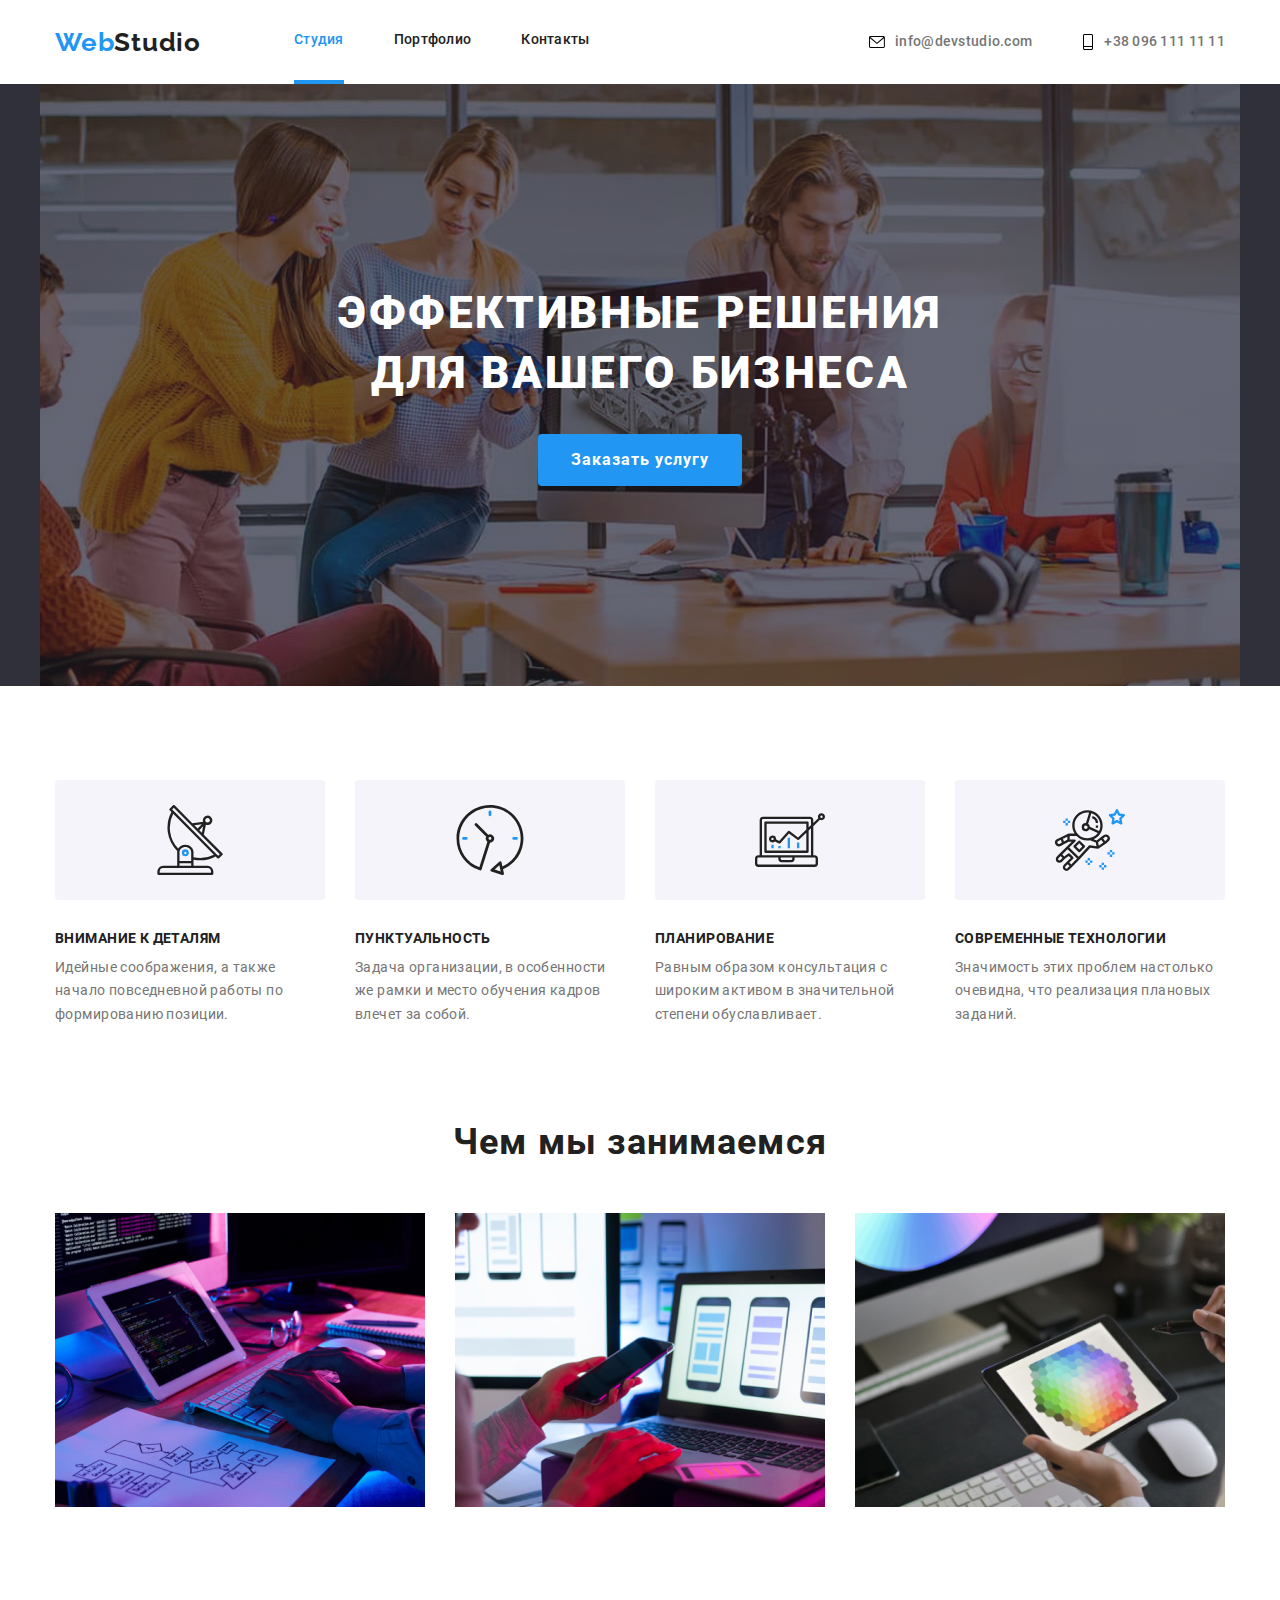
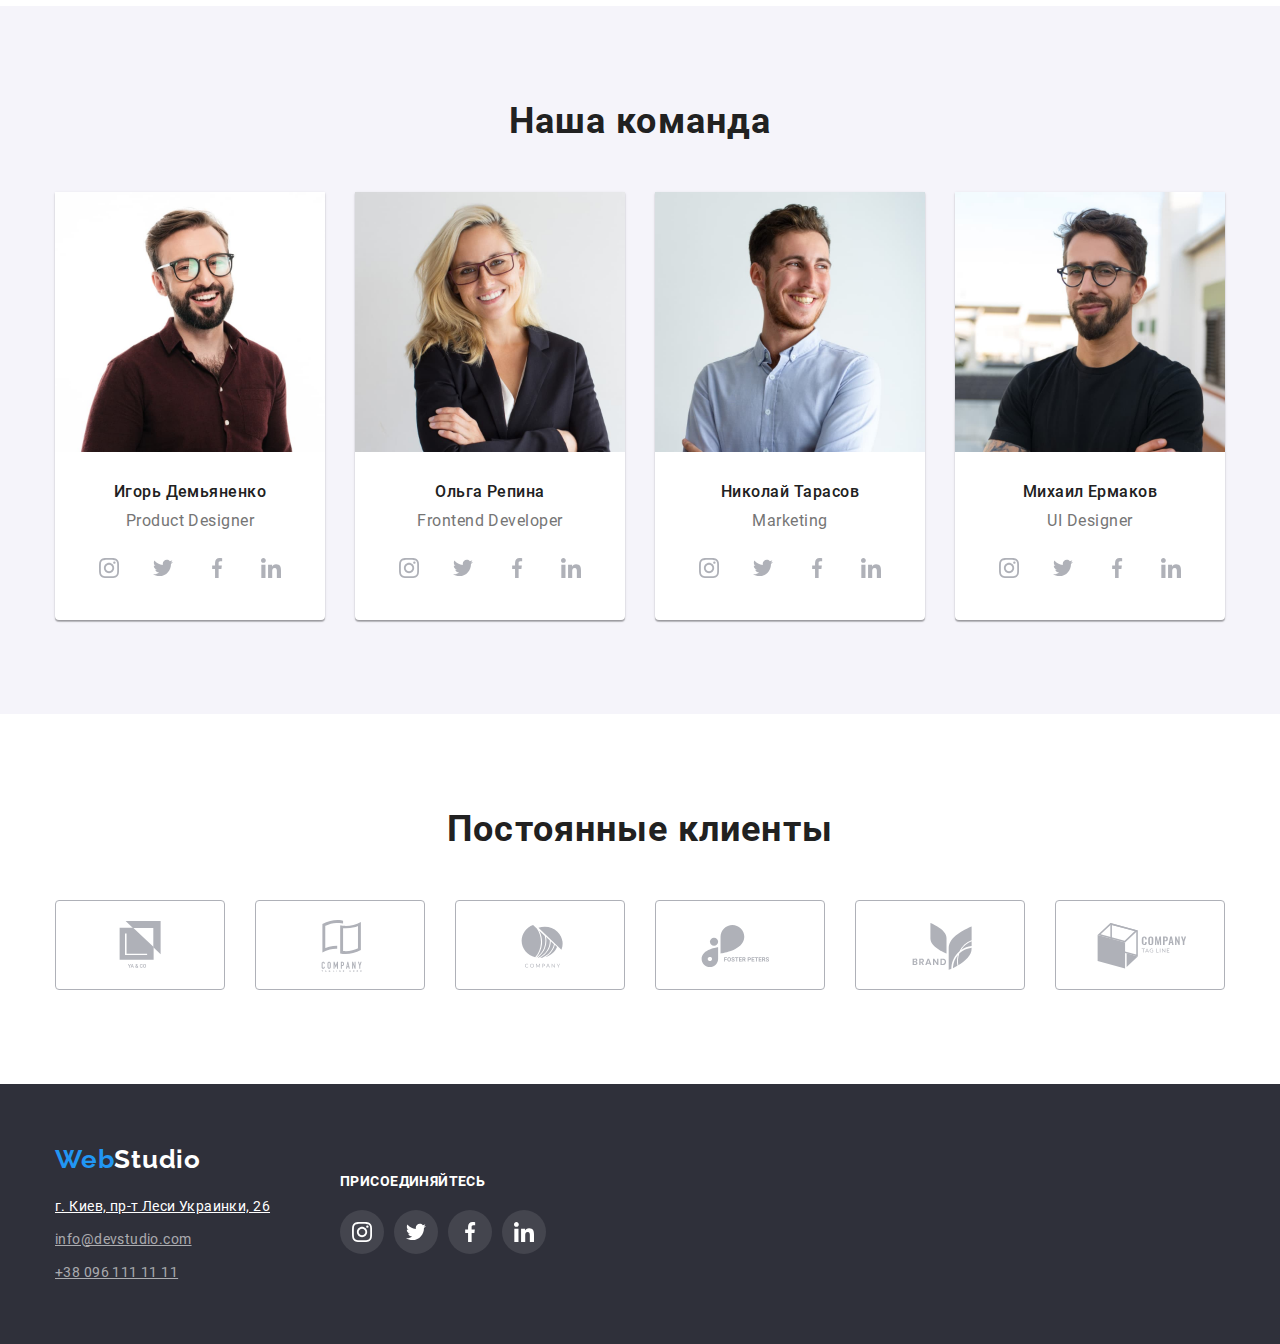
<file: index.html>
<!DOCTYPE html>
<html lang="ru">
  <head>
    <meta charset="UTF-8" />
    <meta name="viewport" content="width=device-width, initial-scale=1.0" />
    <title>WebStudio</title>
    <link href="https://fonts.googleapis.com/css2?family=Raleway:wght@700&display=swap" rel="stylesheet">
    <link rel="stylesheet" href="https://cdnjs.cloudflare.com/ajax/libs/modern-normalize/1.0.0/modern-normalize.min.css">
    <link rel="stylesheet" href="./css/common.css">
    <link rel="stylesheet" href="./css/style.css">
  </head>
  <body>
    <!-- Header -->
    <header class="page-header">
      <div class="container navigation">
        <nav class="nav-container">
          <a href="" class="logo">Web<span class="logo-header">Studio</span></a>
          <ul class="site-nav">
            <li><a href="" class="link current">Студия</a></li>
            <li><a href="./portfolio.html">Портфолио</a></li>
            <li><a href="">Контакты</a></li>
          </ul>
        </nav>
        <ul class="auth-nav">
          <li><a class="nav-link" href="mailto:info@devstudio.com"><svg class="nav-icon" width="16" height="12">
            <use href="./images/studio/sprite.svg#icon-envelope"></use>
          </svg>info@devstudio.com</a></li>
          <li><a class="nav-link" href="tel:+380961111111"><svg class="nav-icon" width="12" height="16">
            <use href="./images/studio/sprite.svg#icon-smartphone"></use>
          </svg>+38 096 111 11 11</a></li>
        </ul>
      </div>
    </header>

    <main>
      <!-- Hero -->
      
      <section class="Hero">
        <div class="hero-overlay">
          <div class="container hero-container">
            <h1 class="hero-title">Эффективные решения для вашего бизнеса</h1>
            <button type="button" class="hero-button">Заказать услугу</button>
          </div>
        </div>
      </section>
      
      <!-- Features -->
      <section class="features">
        <!-- h2 hidden -->
        <div class="container">
          <h2 hidden>Особенности</h2>
          <ul class="features-list">
            <li class="features-list-item">
              <h3>Внимание к деталям</h3>
              <p>
                Идейные соображения, а также начало повседневной работы по
                формированию позиции.
              </p>
            </li>
            <li class="features-list-item">
              <h3>Пунктуальность</h3>
              <p>
                Задача организации, в особенности же рамки и место обучения кадров
                влечет за собой.
              </p>
            </li>
            <li class="features-list-item">
              <h3>Планирование</h3>
              <p>
                Равным образом консультация с широким активом в значительной
                степени обуславливает.
              </p>
            </li>
            <li class="features-list-item">
              <h3>Современные технологии</h3>
              <p>
                Значимость этих проблем настолько очевидна, что реализация
                плановых заданий.
              </p>
            </li>
          </ul>
        </div>
      </section>
      <!-- What we do -->
      <section class="what-we-do">
        <div class="container">
          <h2 class="title-h2">Чем мы занимаемся</h2>
          <ul class="what-we-do-list">
            <li>
              <img src="./images/studio/box_1.jpg" alt="Box 1" width="370" />
            </li>
            <li>
              <img src="./images/studio/box_2.jpg" alt="Box 2" width="370" />
            </li>
            <li>
              <img src="./images/studio/box_3.jpg" alt="Box 3" width="370" />
            </li>            
          </ul>
        </div>
      </section>
      <!-- Our Team -->
      <section class="our-team">
        <div class="container">
          <h2 class="title-h2">Наша команда</h2>
          <ul class="our-team-list">
            <li class="our-team-item">
              <img class="our-team-img"
                src="./images/studio/yhor_demianenko.jpg"
                alt="Игорь Демьяненко"
                width="270"
              />
              <h3>Игорь Демьяненко</h3>
              <p>Product Designer</p>
              <ul class="team-socials-list">
                <li class="team-socials-item"><a class="team-sosials-link" href="https://www.instagram.com/" target="_blank"
                    rel="noreferrer noopener" aria-label="instagram"><svg class="team-sosials-icon">
                      <use href="./images/studio/sprite.svg#icon-instagram"></use>
                    </svg></a></li>
                <li class="team-socials-item"><a class="team-sosials-link" href="https://www.twitter.com/" target="_blank"
                    rel="noreferrer noopener" aria-label="twitter"><svg class="team-sosials-icon">
                      <use href="./images/studio/sprite.svg#icon-twitter"></use>
                    </svg></a></li>
                <li class="team-socials-item"><a class="team-sosials-link" href="https://www.facebook.com/" target="_blank"
                    rel="noreferrer noopener" aria-label="facebook"><svg class="team-sosials-icon">
                      <use href="./images/studio/sprite.svg#icon-facebook"></use>
                    </svg></a></li>
                <li class="team-socials-item"><a class="team-sosials-link" href="https://www.linkedin.com/" target="_blank"
                    rel="noreferrer noopener" aria-label="linkedin"><svg class="team-sosials-icon">
                      <use href="./images/studio/sprite.svg#icon-linkedin"></use>
                    </svg></a></li>
              </ul>
            </li>
            <li class="our-team-item">
              <img class="our-team-img"
                src="./images/studio/olha_repyna.jpg"
                alt="Ольга Репина"
                width="270"
              />
              <h3>Ольга Репина</h3>
              <p>Frontend Developer</p>
              <ul class="team-socials-list">
                <li class="team-socials-item"><a class="team-sosials-link" href="https://www.instagram.com/" target="_blank"
                    rel="noreferrer noopener" aria-label="instagram"><svg class="team-sosials-icon">
                      <use href="./images/studio/sprite.svg#icon-instagram"></use>
                    </svg></a></li>
                <li class="team-socials-item"><a class="team-sosials-link" href="https://www.twitter.com/" target="_blank"
                    rel="noreferrer noopener" aria-label="twitter"><svg class="team-sosials-icon">
                      <use href="./images/studio/sprite.svg#icon-twitter"></use>
                    </svg></a></li>
                <li class="team-socials-item"><a class="team-sosials-link" href="https://www.facebook.com/" target="_blank"
                    rel="noreferrer noopener" aria-label="facebook"><svg class="team-sosials-icon">
                      <use href="./images/studio/sprite.svg#icon-facebook"></use>
                    </svg></a></li>
                <li class="team-socials-item"><a class="team-sosials-link" href="https://www.linkedin.com/" target="_blank"
                    rel="noreferrer noopener" aria-label="linkedin"><svg class="team-sosials-icon">
                      <use href="./images/studio/sprite.svg#icon-linkedin"></use>
                    </svg></a></li>
              </ul>
            </li>
            <li class="our-team-item">
              <img class="our-team-img"
                src="./images/studio/nykolai_tarasov.jpg"
                alt="Николай Тарасов"
                width="270"
              />
              <h3>Николай Тарасов</h3>
              <p>Marketing</p>
              <ul class="team-socials-list">
                <li class="team-socials-item"><a class="team-sosials-link" href="https://www.instagram.com/" target="_blank"
                    rel="noreferrer noopener" aria-label="instagram"><svg class="team-sosials-icon">
                      <use href="./images/studio/sprite.svg#icon-instagram"></use>
                    </svg></a></li>
                <li class="team-socials-item"><a class="team-sosials-link" href="https://www.twitter.com/" target="_blank"
                    rel="noreferrer noopener" aria-label="twitter"><svg class="team-sosials-icon">
                      <use href="./images/studio/sprite.svg#icon-twitter"></use>
                    </svg></a></li>
                <li class="team-socials-item"><a class="team-sosials-link" href="https://www.facebook.com/" target="_blank"
                    rel="noreferrer noopener" aria-label="facebook"><svg class="team-sosials-icon">
                      <use href="./images/studio/sprite.svg#icon-facebook"></use>
                    </svg></a></li>
                <li class="team-socials-item"><a class="team-sosials-link" href="https://www.linkedin.com/" target="_blank"
                    rel="noreferrer noopener" aria-label="linkedin"><svg class="team-sosials-icon">
                      <use href="./images/studio/sprite.svg#icon-linkedin"></use>
                    </svg></a></li>
              </ul>
            </li>
            <li class="our-team-item">
              <img class="our-team-img"
                src="./images/studio/mykhayl_ermakov.jpg"
                alt="Михаил Ермаков"
                width="270"
              />
              <h3>Михаил Ермаков</h3>
              <p>UI Designer</p>
              <ul class="team-socials-list">
                <li class="team-socials-item"><a class="team-sosials-link" href="https://www.instagram.com/" target="_blank" rel="noreferrer noopener" aria-label="instagram"><svg class="team-sosials-icon"> <use href="./images/studio/sprite.svg#icon-instagram"></use> </svg></a></li>
                <li class="team-socials-item"><a class="team-sosials-link" href="https://www.twitter.com/" target="_blank" rel="noreferrer noopener" aria-label="twitter"><svg class="team-sosials-icon"> <use href="./images/studio/sprite.svg#icon-twitter"></use> </svg></a></li>
                <li class="team-socials-item"><a class="team-sosials-link" href="https://www.facebook.com/" target="_blank" rel="noreferrer noopener" aria-label="facebook"><svg class="team-sosials-icon"> <use href="./images/studio/sprite.svg#icon-facebook"></use> </svg></a></li>
                <li class="team-socials-item"><a class="team-sosials-link" href="https://www.linkedin.com/" target="_blank" rel="noreferrer noopener" aria-label="linkedin"><svg class="team-sosials-icon"> <use href="./images/studio/sprite.svg#icon-linkedin"></use> </svg></a></li>
              </ul>
            </li>
          </ul>
        </div>
      </section>

      <!-- Regular customers -->
      <section class="customers">
        <div class="container">
          <h2 class="title-h2">Постоянные клиенты</h2>
          <ul class="customers-list">
            <li class="customers-list-item">
              <a class="customers-list-link" href=""> 
                <svg class="customers-list-icon"> 
                  <use href="./images/studio/sprite.svg#icon-Client-1"></use> 
                </svg> 
              </a>
            </li>
            <li class="customers-list-item"><a class="customers-list-link" href=""> <svg class="customers-list-icon"> <use href="./images/studio/sprite.svg#icon-Client-2"></use> </svg> </a></li>
            <li class="customers-list-item"><a class="customers-list-link" href=""> <svg class="customers-list-icon"> <use href="./images/studio/sprite.svg#icon-Client-3"></use> </svg> </a></li>
            <li class="customers-list-item"><a class="customers-list-link" href=""> <svg class="customers-list-icon"> <use href="./images/studio/sprite.svg#icon-Client-4"></use> </svg> </a></li>
            <li class="customers-list-item"><a class="customers-list-link" href=""> <svg class="customers-list-icon"> <use href="./images/studio/sprite.svg#icon-Client-5"></use> </svg> </a></li>
            <li class="customers-list-item"><a class="customers-list-link" href=""> <svg class="customers-list-icon"> <use href="./images/studio/sprite.svg#icon-Client-6"></use> </svg> </a></li>
          </ul>
        </div>
      </section>
    </main>
    <!-- Footer -->
    <footer class="footer">
      <div class="container footer-container">
        <section class="footer-adress">
          <h3 hidden>Наши Контакты</h3>
          <a href="./index.html" class="logo-footer">Web<span class="logo-footer-part">Studio</span></a>
            <address>
              <a href="https://goo.gl/maps/EsFHMrBiEFBvNgybA" target="_blank" rel="noreferrer noopener" class="address">г. Киев,
              пр-т Леси Украинки, 26</a>
              <ul class="contacts">
                <li><a href="mailto:info@devstudio.com">info@devstudio.com</a></li>
                <li><a href="tel:+380961111111">+38 096 111 11 11</a></li>
            </ul>
            </address>
        </section>
        <section class="footer-sosials">
          <h3>присоединяйтесь</h3>
          <ul class="footer-sosials-list">
            <li class="footer-sosials-item">
              <a class="footer-sosials-link" href="https://www.instagram.com/" target="_blank" rel="noreferrer noopener" aria-label="instagram"> 
                <svg class="footer-sosials-icon" width="20" height="20"> 
                  <use href="./images/studio/sprite.svg#icon-instagram"></use> 
                </svg> 
              </a>
            </li>
            <li class="footer-sosials-item">
              <a class="footer-sosials-link" href="https://www.twitter.com/" target="_blank" rel="noreferrer noopener" aria-label="twitter"> 
                <svg class="footer-sosials-icon" width="20" height="20"> 
                  <use href="./images/studio/sprite.svg#icon-twitter"></use> 
                </svg> 
              </a>
            </li>
            <li class="footer-sosials-item">
              <a class="footer-sosials-link" href="https://www.facebook.com/" target="_blank" rel="noreferrer noopener" aria-label="facebook"> 
                <svg class="footer-sosials-icon" width="20" height="20"> 
                  <use href="./images/studio/sprite.svg#icon-facebook"></use> 
                </svg> 
              </a>
            </li>
            <li class="footer-sosials-item">
              <a class="footer-sosials-link" href="https://www.linkedin.com/" target="_blank" rel="noreferrer noopener" aria-label="linkedin"> 
                <svg class="footer-sosials-icon" width="20" height="20"> 
                  <use href="./images/studio/sprite.svg#icon-linkedin"></use> 
                </svg> 
              </a>
            </li>
          </ul>
        </section>
      </div>
    </footer>
  </body>
</html>
</file>
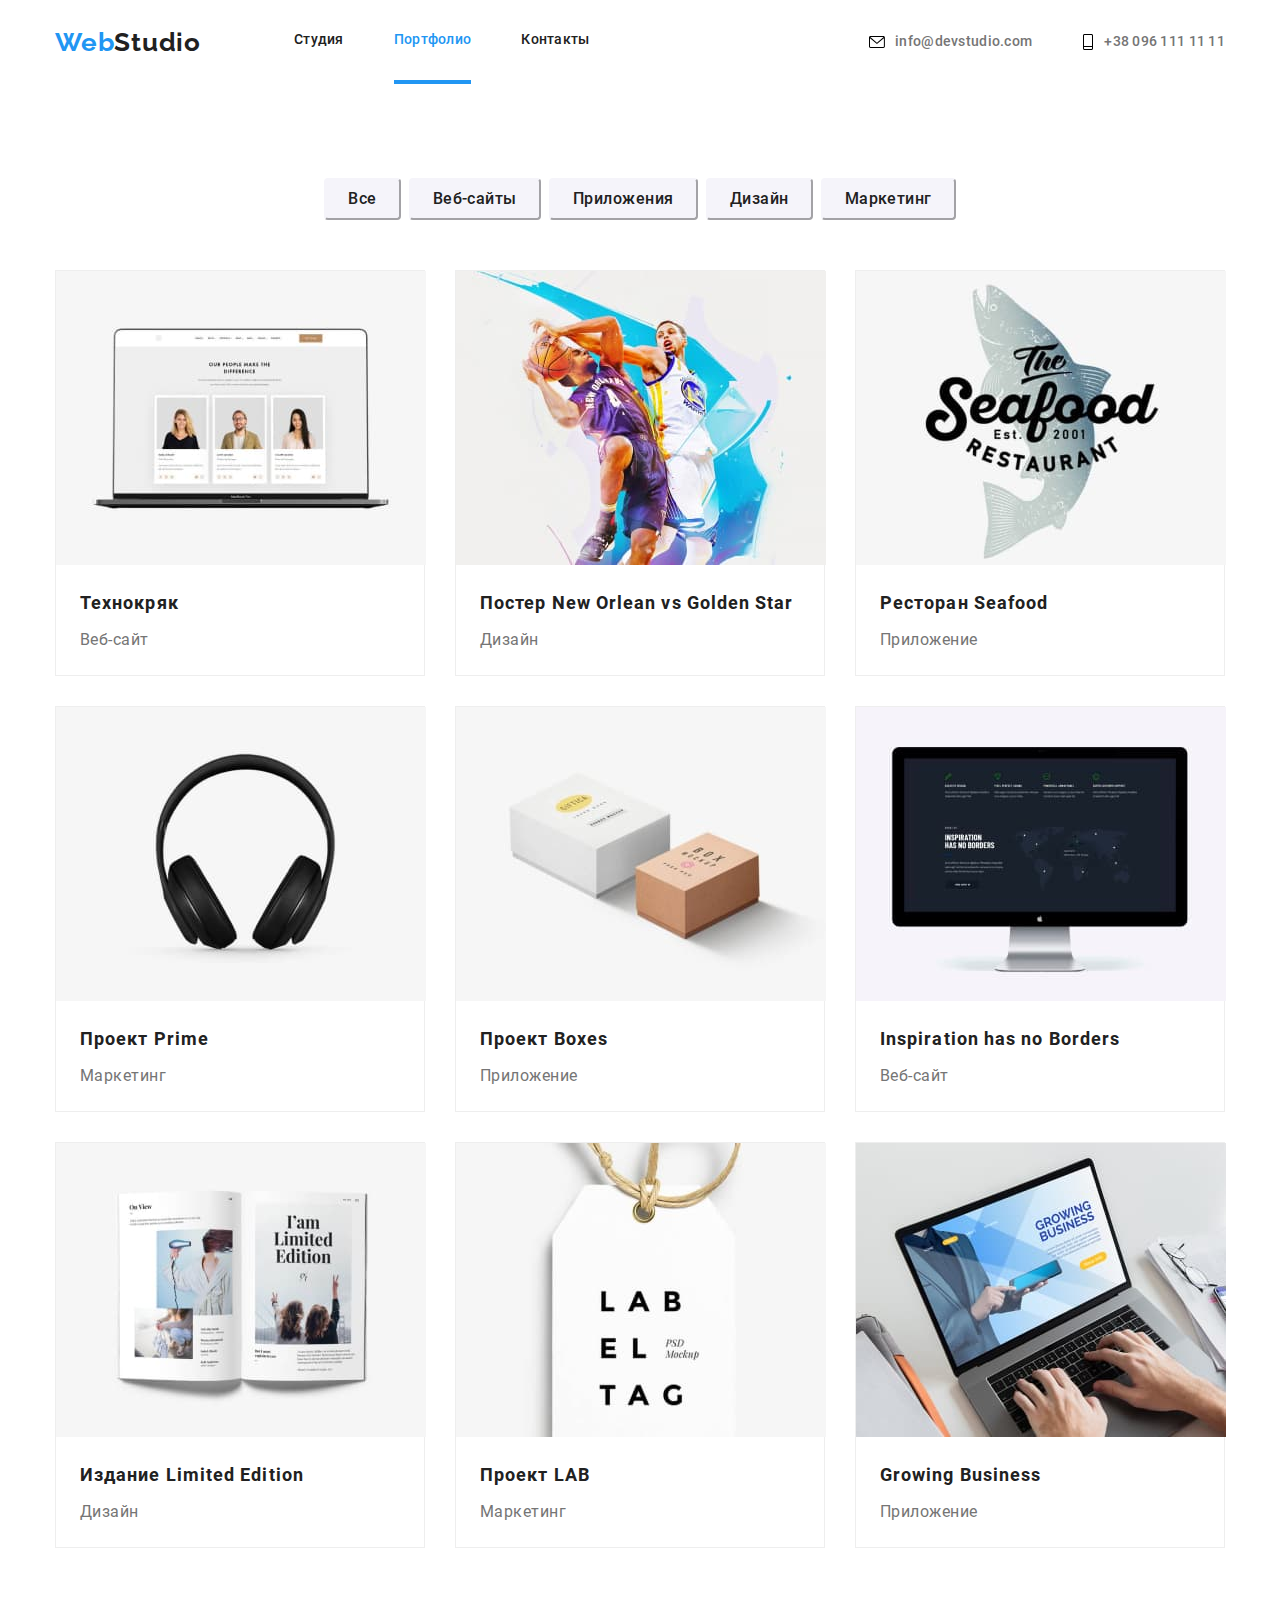
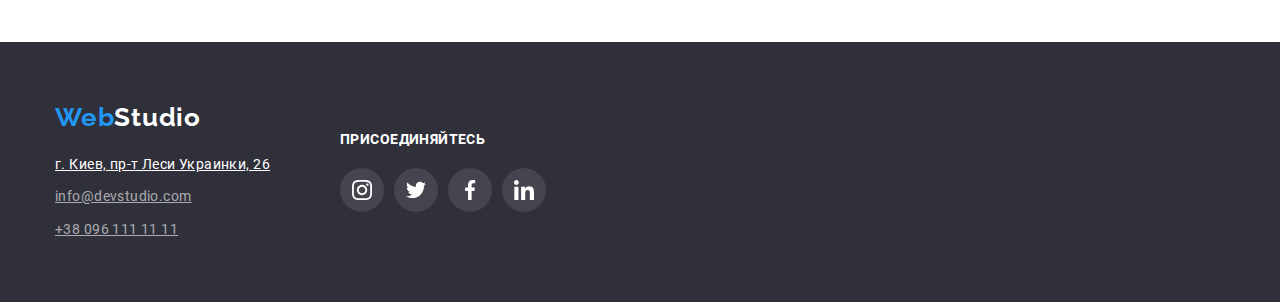
<file: portfolio.html>
<!DOCTYPE html>
<html lang="ru">

<head>
    <meta charset="UTF-8" />
    <meta name="viewport" content="width=device-width, initial-scale=1.0" />
    <title>WebStudio</title>
    <link href="https://fonts.googleapis.com/css2?family=Raleway:wght@700&display=swap" rel="stylesheet">
    <link rel="stylesheet" href="https://cdnjs.cloudflare.com/ajax/libs/modern-normalize/1.0.0/modern-normalize.min.css">
    <link rel="stylesheet" href="./css/common.css">
    <link rel="stylesheet" href="./css/portfolio.css">
</head>

<body>
    <!-- Header -->
    <header class="page-header">
        <div class="container navigation">
            <nav class="nav-container">
                <a href="./index.html" class="logo">Web<span class="logo-header">Studio</span></a>
                <ul class="site-nav">
                    <li><a href="./index.html">Студия</a></li>
                    <li><a href="" class="link current">Портфолио</a></li>
                    <li><a href="">Контакты</a></li>
                </ul>
            </nav>
            <ul class="auth-nav">
                <li><a class="nav-link" href="mailto:info@devstudio.com"><svg class="nav-icon" width="16" height="12">
                            <use href="./images/studio/sprite.svg#icon-envelope"></use>
                        </svg>info@devstudio.com</a></li>
                <li><a class="nav-link" href="tel:+380961111111"><svg class="nav-icon" width="12" height="16">
                            <use href="./images/studio/sprite.svg#icon-smartphone"></use>
                        </svg>+38 096 111 11 11</a></li>
            </ul>
        </div>
    </header>

    <main>
       <section class="portfolio-filters">
        <div class="container">
           <H2 hidden>Фільтри</H2>
           <ul class="filter-list">
               <li><button type="button" class="filter">Все</button></li>
               <li><button type="button" class="filter">Веб-сайты</button></li>
               <li><button type="button" class="filter">Приложения</button></li>
               <li><button type="button" class="filter">Дизайн</button></li>
               <li><button type="button" class="filter">Маркетинг</button></li>
           </ul>
        </div>
       </section>
       <section class="projects">
        <div class="container">
           <h2 hidden>Проекты</h2>
           <ul class="projects-list">
               <li class="projects-list-item">
                   <img class="projects-img" src="./images/Portfolio/tekhnokryak1.jpg" alt="Технокряк" width="370">
                   <div class="projects-content">
                       <h3>Технокряк</h3>
                        <p>Веб-сайт</p>
                    </div>
               </li>
               <li class="projects-list-item">
                   <img class="projects-img" src="./images/Portfolio/poster.jpg" alt="Постер" width="370">
                   <div class="projects-content">
                       <h3 lang="en">Постер New Orlean vs Golden Star</h3>
                        <p>Дизайн</p>
                    </div>
               </li>
               <li class="projects-list-item">
                    <img class="projects-img" src="./images/Portfolio/restorant.jpg" alt="Ресторан" width="370">
                    <div class="projects-content">
                        <h3>Ресторан Seafood</h3>
                        <p>Приложение</p>
                    </div>
                </li>
               <li class="projects-list-item">
                   <img class="projects-img" src="./images/Portfolio/prime.jpg" alt="Проект Prime" width="370">
                  <div class="projects-content">
                    <h3>Проект Prime</h3>
                    <p>Маркетинг</p>
                  </div>
                </li>
               <li class="projects-list-item">
                   <img class="projects-img" src="./images/Portfolio/boxes.jpg" alt="Проект Boxes" width="370">
                   <div class="projects-content">
                    <h3>Проект Boxes</h3>
                    <p>Приложение</p>
                   </div>                
                </li>
               <li class="projects-list-item">
                   <img class="projects-img" src="./images/Portfolio/inspiration.jpg" alt="Inspiration has no Borders" width="370">
                   <div class="projects-content">
                    <h3 lang="en">Inspiration has no Borders</h3>
                    <p>Веб-сайт</p>
                   </div>
                </li>
               <li class="projects-list-item">
                   <img class="projects-img" src="./images/Portfolio/limited-edition.jpg" alt="Издание Limited Edition" width="370">
                   <div class="projects-content">
                    <h3>Издание Limited Edition</h3>
                    <p>Дизайн</p>
                   </div>
                </li>
               <li class="projects-list-item">
                   <img class="projects-img" src="./images/Portfolio/lab.jpg" alt="Проект LAB" width="370">
                   <div class="projects-content">
                    <h3>Проект LAB</h3>
                    <p>Маркетинг</p>
                   </div>
                </li>
               <li class="projects-list-item">
                   <img class="projects-img" src="./images/Portfolio/growing-bussiness.jpg" alt="Growing Business" width="370">
                   <div class="projects-content">
                    <h3 lang="en">Growing Business</h3>
                    <p>Приложение</p>
                   </div>
                </li>
           </ul>
        </div>
       </section>
    </main>
    <!-- Footer -->
        <footer class="footer">
            <div class="container footer-container">
                <section class="footer-adress">
                    <h3 hidden>Наши Контакты</h3>
                    <a href="./index.html" class="logo-footer">Web<span class="logo-footer-part">Studio</span></a>
                    <address>
                        <a href="https://goo.gl/maps/EsFHMrBiEFBvNgybA" target="_blank" rel="noreferrer noopener"
                            class="address">г. Киев,
                            пр-т Леси Украинки, 26</a>
                        <ul class="contacts">
                            <li><a href="mailto:info@devstudio.com">info@devstudio.com</a></li>
                            <li><a href="tel:+380961111111">+38 096 111 11 11</a></li>
                        </ul>
                    </address>
                </section>
                <section class="footer-sosials">
                    <h3>присоединяйтесь</h3>
                    <ul class="footer-sosials-list">
                        <li class="footer-sosials-item">
                            <a class="footer-sosials-link" href="https://www.instagram.com/" target="_blank"
                                rel="noreferrer noopener" aria-label="instagram">
                                <svg class="footer-sosials-icon" width="20" height="20">
                                    <use href="./images/studio/sprite.svg#icon-instagram"></use>
                                </svg>
                            </a>
                        </li>
                        <li class="footer-sosials-item">
                            <a class="footer-sosials-link" href="https://www.twitter.com/" target="_blank"
                                rel="noreferrer noopener" aria-label="twitter">
                                <svg class="footer-sosials-icon" width="20" height="20">
                                    <use href="./images/studio/sprite.svg#icon-twitter"></use>
                                </svg>
                            </a>
                        </li>
                        <li class="footer-sosials-item">
                            <a class="footer-sosials-link" href="https://www.facebook.com/" target="_blank"
                                rel="noreferrer noopener" aria-label="facebook">
                                <svg class="footer-sosials-icon" width="20" height="20">
                                    <use href="./images/studio/sprite.svg#icon-facebook"></use>
                                </svg>
                            </a>
                        </li>
                        <li class="footer-sosials-item">
                            <a class="footer-sosials-link" href="https://www.linkedin.com/" target="_blank"
                                rel="noreferrer noopener" aria-label="linkedin">
                                <svg class="footer-sosials-icon" width="20" height="20">
                                    <use href="./images/studio/sprite.svg#icon-linkedin"></use>
                                </svg>
                            </a>
                        </li>
                    </ul>
                </section>
            </div>
        </footer>
</body>

</html>
</file>
<file: css/common.css>
html {
  box-sizing: border-box;
}
*,
*::before,
*::after {
  box-sizing: inherit;
}

/* roboto-regular - latin_cyrillic */
@font-face {
  font-family: 'Roboto';
  font-style: normal;
  font-weight: 400;
  src: url('../fonts/roboto/roboto-v20-latin_cyrillic-regular.eot'); /* IE9 Compat Modes */
  src: local('Roboto'), local('Roboto-Regular'),
    url('../fonts/roboto/roboto-v20-latin_cyrillic-regular.eot?#iefix')
      format('embedded-opentype'),
    /* IE6-IE8 */ url('../fonts/roboto/roboto-v20-latin_cyrillic-regular.woff2')
      format('woff2'),
    /* Super Modern Browsers */
      url('../fonts/roboto/roboto-v20-latin_cyrillic-regular.woff')
      format('woff'),
    /* Modern Browsers */
      url('../fonts/roboto/roboto-v20-latin_cyrillic-regular.ttf')
      format('truetype'),
    /* Safari, Android, iOS */
      url('../fonts/roboto/roboto-v20-latin_cyrillic-regular.svg#Roboto')
      format('svg'); /* Legacy iOS */
}
/* roboto-500 - latin_cyrillic */
@font-face {
  font-family: 'Roboto';
  font-style: normal;
  font-weight: 500;
  src: url('../fonts/roboto/roboto-v20-latin_cyrillic-500.eot'); /* IE9 Compat Modes */
  src: local('Roboto Medium'), local('Roboto-Medium'),
    url('../fonts/roboto/roboto-v20-latin_cyrillic-500.eot?#iefix')
      format('embedded-opentype'),
    /* IE6-IE8 */ url('../fonts/roboto/roboto-v20-latin_cyrillic-500.woff2')
      format('woff2'),
    /* Super Modern Browsers */
      url('../fonts/roboto/roboto-v20-latin_cyrillic-500.woff') format('woff'),
    /* Modern Browsers */
      url('../fonts/roboto/roboto-v20-latin_cyrillic-500.ttf')
      format('truetype'),
    /* Safari, Android, iOS */
      url('../fonts/roboto/roboto-v20-latin_cyrillic-500.svg#Roboto')
      format('svg'); /* Legacy iOS */
}
/* roboto-700 - latin_cyrillic */
@font-face {
  font-family: 'Roboto';
  font-style: normal;
  font-weight: 700;
  src: url('../fonts/roboto/roboto-v20-latin_cyrillic-700.eot'); /* IE9 Compat Modes */
  src: local('Roboto Bold'), local('Roboto-Bold'),
    url('../fonts/roboto/roboto-v20-latin_cyrillic-700.eot?#iefix')
      format('embedded-opentype'),
    /* IE6-IE8 */ url('../fonts/roboto/roboto-v20-latin_cyrillic-700.woff2')
      format('woff2'),
    /* Super Modern Browsers */
      url('../fonts/roboto/roboto-v20-latin_cyrillic-700.woff') format('woff'),
    /* Modern Browsers */
      url('../fonts/roboto/roboto-v20-latin_cyrillic-700.ttf')
      format('truetype'),
    /* Safari, Android, iOS */
      url('../fonts/roboto/roboto-v20-latin_cyrillic-700.svg#Roboto')
      format('svg'); /* Legacy iOS */
}
/* roboto-900 - latin_cyrillic */
@font-face {
  font-family: 'Roboto';
  font-style: normal;
  font-weight: 900;
  src: url('../fonts/roboto/roboto-v20-latin_cyrillic-900.eot'); /* IE9 Compat Modes */
  src: local('Roboto Black'), local('Roboto-Black'),
    url('../fonts/roboto/roboto-v20-latin_cyrillic-900.eot?#iefix')
      format('embedded-opentype'),
    /* IE6-IE8 */ url('../fonts/roboto/roboto-v20-latin_cyrillic-900.woff2')
      format('woff2'),
    /* Super Modern Browsers */
      url('../fonts/roboto/roboto-v20-latin_cyrillic-900.woff') format('woff'),
    /* Modern Browsers */
      url('../fonts/roboto/roboto-v20-latin_cyrillic-900.ttf')
      format('truetype'),
    /* Safari, Android, iOS */
      url('../fonts/roboto/roboto-v20-latin_cyrillic-900.svg#Roboto')
      format('svg'); /* Legacy iOS */
}

:root {
  --primary-text-color: #757575;
  --title-text-color: #212121;
  --accent-color: #2196f3;
  --hero-title-color: #ffffff;
  --address-contacts-color: rgba(255, 255, 255, 0.6);
  --primary-bg-color: #ffffff;
  --button-color: #ffffff;
  --button-background: #2196f3;
  --hero-footer-bg-color: #2f303a;
  --button-bg-cl: #f5f4fa;
  --body-bg-cl: #e5e5e5;
  --border-cl: #afb1b8;
}

body,
header {
  margin: 0px;
  font-family: 'Roboto', sans-serif;
  font-style: normal;
  color: var(--primary-text-color);
  background-color: var(--primary-bg-color);
}
ul {
  list-style: none;
  padding: 0px;
  margin: 0px;
}

h2,
h3,
p,
li {
  padding: 0px;
  margin: 0px;
}
.container {
  width: 1200px;
  margin: 0 auto;
  padding-left: 15px;
  padding-right: 15px;
}
.page-header {
  background-color: var(--primary-bg-color);
}
.navigation {
  display: flex;
  align-items: center;
}
.nav-container {
  display: flex;
  align-items: center;
}
/* Logo */
.logo {
  margin-right: 93px;

  font-family: 'Raleway', sans-serif;
  font-weight: 700;
  font-size: 26px;
  line-height: 1.19;
  letter-spacing: 0.03em;
  text-decoration: none;

  color: var(--accent-color);
}
.logo-header {
  color: var(--title-text-color);
}
.logo:hover,
.logo-header:hover {
  cursor: pointer;
}

/* Nav */
.site-nav {
  display: flex;
}
.site-nav li:not(:last-child) {
  margin-right: 50px;
}

.site-nav a {
  display: block;
  padding-top: 32px;
  padding-bottom: 32px;

  font-weight: 500;
  font-size: 14px;
  line-height: 1.14;
  letter-spacing: 0.02em;
  color: var(--title-text-color);
  text-decoration: none;
}

.site-nav a:hover,
.site-nav a:focus {
  color: var(--accent-color);
  border-bottom: var(--accent-color) solid 4px;
}

.link.current {
  color: var(--accent-color);
  border-bottom: var(--accent-color) solid 4px;
}

/* .current::after {
  content: '';
  display: block;
  width: 100%;
  height: 2px;
  background-color: var(--accent-color);
  margin-top: 30px;
} */

.auth-nav {
  display: flex;
  margin-left: auto;
}
.auth-nav li:not(:last-child) {
  margin-right: 50px;
}

.auth-nav a {
  display: flex;
  align-items: center;
  padding-top: 32px;
  padding-bottom: 32px;

  font-weight: 500;
  font-size: 14px;
  line-height: 1.14;
  letter-spacing: 0.02em;
  color: var(--primary-text-color);
  text-decoration: none;
}
.nav-icon {
  margin-right: 10px;
}

.nav-link:hover,
.nav-link:focus {
  color: var(--accent-color);
  cursor: pointer;
}
.nav-link:hover .nav-icon,
.nav-link:focus .nav-icon {
  fill: var(--accent-color);
  cursor: pointer;
}

/* Footer */

.footer {
  background-color: var(--hero-footer-bg-color);
  padding: 60px 0px;
}

.footer-container {
  display: flex;
  align-items: center;
}

.footer-adress {
  margin-right: 70px;
}

.logo-footer {
  display: inline-block;
  margin-bottom: 20px;

  font-family: 'Raleway', sans-serif;
  font-weight: 700;
  font-size: 26px;
  line-height: 1.19;
  letter-spacing: 0.03em;
  text-decoration: none;

  color: var(--accent-color);
}
.logo-footer-part {
  color: var(--hero-title-color);
}

.address {
  display: block;
  margin-bottom: 9px;

  font-weight: 400;
  font-size: 14px;
  font-style: normal;
  line-height: 1.71;

  letter-spacing: 0.03em;

  color: var(--hero-title-color);
}

.address:hover,
.address:focus {
  color: var(--accent-color);
}
.contacts li:not(:last-child) {
  margin-bottom: 9px;
}
.contacts a {
  font-weight: 400;
  font-size: 14px;
  font-style: normal;
  line-height: 1.71;

  letter-spacing: 0.03em;

  color: var(--address-contacts-color);
}

.contacts a:hover,
.contacts a:focus {
  color: var(--accent-color);
}
.footer-sosials h3 {
  font-weight: 700;
  font-size: 14px;
  line-height: 1.14;
  letter-spacing: 0.03em;
  text-transform: uppercase;
  color: var(--hero-title-color);
  margin-bottom: 20px;
}

.footer-sosials-list {
  display: flex;
}

.footer-sosials-item:not(:last-child) {
  margin-right: 10px;
}

.footer-sosials-link {
  display: flex;
  justify-content: center;
  width: 44px;
  height: 44px;
  border-radius: 50%;
  background-color: rgba(255, 255, 255, 0.1);
  align-items: center;
}
.footer-sosials-link:hover,
.footer-sosials-link:focus {
  background-color: var(--accent-color);
}

.footer-sosials-icon {
  fill: var(--button-color);
}
</file>
<file: css/style.css>
/* Hero */

.Hero {
  background-color: var(--hero-footer-bg-color);

  text-align: center;
}

.hero-title {
  margin-top: 0px;
  margin-bottom: 30px;

  font-style: normal;
  font-weight: 900;
  font-size: 44px;
  line-height: 1.36;
  letter-spacing: 0.06em;
  text-transform: uppercase;

  color: var(--hero-title-color);
}

.hero-container {
  width: 696px;
}
.hero-overlay {
  max-width: 1200px;
  margin: 0 auto;
  background-image: linear-gradient(
      to right,
      rgba(47, 48, 58, 0.4),
      rgba(47, 48, 58, 0.4)
    ),
    url(../images/studio/hero_bg.jpg);
  padding-bottom: 200px;
  padding-top: 200px;
  background-repeat: no-repeat;
  background-position: center;
  background-size: cover;
}

.hero-button {
  border-radius: 4px;
  border: 1px solid transparent;
  min-width: 200px;
  padding: 10px 32px;

  font-family: inherit;
  font-weight: 700;
  font-size: 16px;
  line-height: 1.87;
  letter-spacing: 0.06em;

  color: var(--button-color);
  background-color: var(--accent-color);
}

.hero-button:hover,
.hero-button:focus {
  color: var(--accent-color);
  background-color: var(--button-color);
}

/* features */
.features,
.customers {
  padding: 94px 0px;
}

.features-list {
  display: flex;
  justify-content: space-between;
}

.features-list-item::before {
  display: block;
  content: '';
  height: 120px;
  margin-bottom: 30px;
  border-radius: 4px;
  background-color: var(--button-bg-cl);
  /* background-size: contain; */
  background-repeat: no-repeat;
  background-position: center;
}

.features-list-item:nth-child(1)::before {
  background-image: url(../images/studio/antenna.svg);
}
.features-list-item:nth-child(2)::before {
  background-image: url(../images/studio/clock.svg);
}
.features-list-item:nth-child(3)::before {
  background-image: url(../images/studio/diagram.svg);
}
.features-list-item:nth-child(4)::before {
  background-image: url(../images/studio/astronaut.svg);
}

.features-list li:not(:last-child) {
  margin-right: 30px;
}

.features-list h3 {
  margin-bottom: 10px;
  width: 270px;

  font-weight: 700;
  font-size: 14px;
  line-height: 16px;
  letter-spacing: 0.03em;
  text-transform: uppercase;

  color: var(--title-text-color);
}

.features-list p {
  font-weight: 400;
  font-size: 14px;
  line-height: 1.71;
  letter-spacing: 0.03em;

  color: var(--primary-text-color);
}

.what-we-do {
  padding-bottom: 94px;
}
.title-h2 {
  margin-bottom: 50px;

  font-weight: 700;
  font-size: 36px;
  line-height: 1.167;
  text-align: center;
  letter-spacing: 0.03em;

  color: var(--title-text-color);
}

.what-we-do-list {
  display: flex;
  flex-wrap: wrap;
}

.what-we-do-list li {
  margin-right: 30px;
  margin-bottom: 30px;
}
.what-we-do-list li:nth-child(3n) {
  margin-right: 0;
}
.what-we-do-list li:nth-last-child(-n + 3) {
  margin-bottom: 0;
}

/* Our team */
.our-team {
  padding: 94px 0px;
  background-color: var(--button-bg-cl);
}
.our-team-list {
  display: flex;
  flex-wrap: wrap;
}

.our-team-item {
  margin-right: 30px;
  margin-bottom: 30px;
  padding-bottom: 30px;

  background-color: var(--primary-bg-color);

  box-shadow: 0px 1px 3px rgba(0, 0, 0, 0.12), 0px 1px 1px rgba(0, 0, 0, 0.14),
    0px 2px 1px rgba(0, 0, 0, 0.2);
  border-radius: 0px 0px 4px 4px;
}

.our-team-item:nth-child(4n) {
  margin-right: 0;
}
.our-team-item:nth-last-child(-n + 4) {
  margin-bottom: 0;
}

.our-team-img {
  display: block;
  margin-bottom: 30px;
}

.our-team h3 {
  margin-bottom: 10px;

  font-weight: 500;
  font-size: 16px;
  line-height: 1.188;
  text-align: center;
  letter-spacing: 0.03em;

  color: var(--title-text-color);
}

.our-team p {
  font-weight: 400;
  font-size: 16px;
  line-height: 1.188;

  text-align: center;
  letter-spacing: 0.03em;

  color: var(--primary-text-color);

  margin-bottom: 16px;
}

.team-socials-list {
  display: flex;
  justify-content: center;
}
.team-socials-item:not(:last-child) {
  margin-right: 10px;
}
.team-sosials-link {
  display: flex;
  justify-content: center;
  width: 44px;
  height: 44px;
  border-radius: 50%;
  fill: var(--border-cl);
  background-color: var(--primary-bg-color);
  align-items: center;
}
.team-sosials-link:hover .team-sosials-icon,
.team-sosials-link:focus .team-sosials-icon {
  fill: var(--primary-bg-color);
}
.team-sosials-link:hover,
.team-sosials-link:focus {
  background-color: var(--accent-color);
}

.team-sosials-icon {
  width: 20px;
  height: 20px;
}

/*-- Regular customers --*/

.customers-list {
  display: flex;
  /* justify-content: center; */
}
.customers-list-item:not(:last-child) {
  margin-right: 30px;
}

.customers-list-link {
  display: block;
  fill: var(--border-cl);
  align-items: center;
  width: 170px;
  height: 90px;
  border: 1px solid var(--border-cl);
  border-radius: 4px;
}

.customers-list-link:hover {
  fill: var(--accent-color);
  border-color: var(--accent-color);
}

.customers-list-icon {
  width: inherit;
  height: inherit;
}
</file>
<file: css/portfolio.css>
.portfolio-filters {
  padding-top: 94px;
  padding-bottom: 50px;
}

.filter-list {
  display: flex;
  justify-content: center;
}

.filter-list li:not(:last-child) {
  margin-right: 8px;
}

.filter {
  padding: 6px 22px;
  border-radius: 4px;
  border-color: var(--button-bg-cl);

  font-weight: 500;
  font-size: 16px;
  line-height: 1.62;
  text-align: center;
  letter-spacing: 0.03em;

  background-color: var(--button-bg-cl);
  color: var(--title-text-color);
}

.filter:hover,
.filter:focus {
  background-color: var(--accent-color);
  border-color: var(--accent-color);
  color: var(--button-color);
}

.projects {
  padding-bottom: 94px;
}

.projects-list {
  display: flex;
  flex-wrap: wrap;
}

.projects-list-item {
  margin-right: 30px;
  margin-bottom: 30px;
  padding-bottom: 20px;
  /* padding-right: 24px;
  padding-left: 24px; */

  width: 370px;
  border: 1px solid #eeeeee;
  box-sizing: border-box;
}

.projects-list-item:hover {
  box-shadow: 0px 1px 1px rgba(0, 0, 0, 0.12), 0px 4px 4px rgba(0, 0, 0, 0.06),
    1px 4px 6px rgba(0, 0, 0, 0.16);
}
.projects-list-item:nth-child(3n) {
  margin-right: 0;
}
.projects-list-item:nth-last-child(-n + 3) {
  margin-bottom: 0;
}

.projects h3 {
  margin-bottom: 4px;

  font-weight: 700;
  font-size: 18px;
  line-height: 2;

  letter-spacing: 0.06em;

  color: var(--title-text-color);
}
.projects p {
  font-weight: 400;
  font-size: 16px;
  line-height: 1.87;
  letter-spacing: 0.03em;
}

.projects-img {
  display: block;
  margin-bottom: 20px;
}

.projects-content {
  padding-left: 24px;
  padding-right: 24px;
}
</file>
